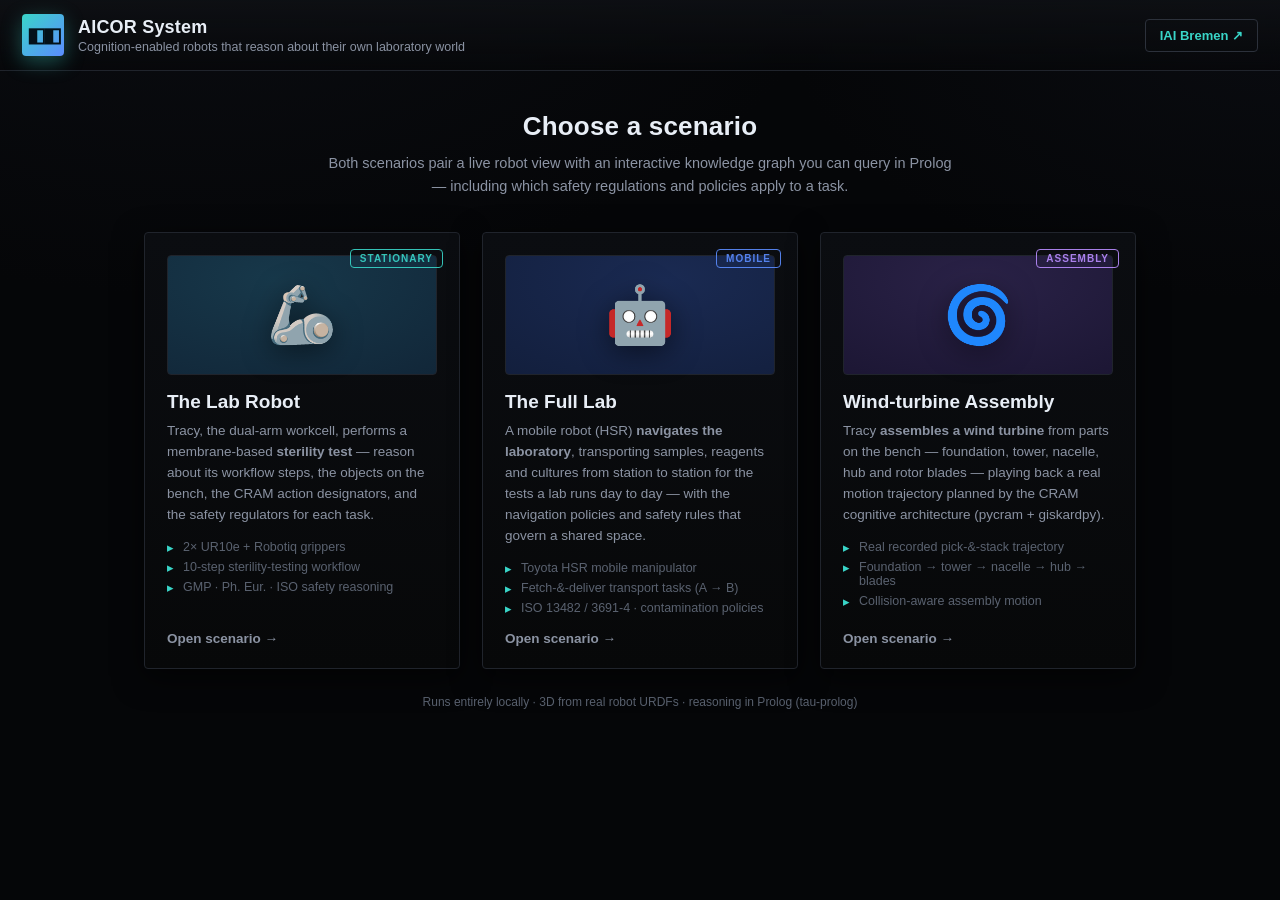
<file: html-showcase/index.html>
<!doctype html>
<html lang="en">
<head>
<meta charset="utf-8" />
<meta name="viewport" content="width=device-width, initial-scale=1" />
<title>AICOR System</title>
<link rel="stylesheet" href="static/app.css" />
</head>
<body class="dash">
<header class="topbar">
  <div class="brand">
    <div class="logo">◧◧</div>
    <div class="brand-text">
      <h1>AICOR System</h1>
      <p>Cognition-enabled robots that reason about their own laboratory world</p>
    </div>
  </div>
  <div class="topbar-actions">
    <a class="ext" href="https://vib.ai.uni-bremen.de/page/comingsoon/the-tracebot-laboratory/" target="_blank" rel="noopener">IAI Bremen ↗</a>
  </div>
</header>

<main class="dashboard">
  <div class="dash-intro">
    <h2>Choose a scenario</h2>
    <p>Both scenarios pair a live robot view with an interactive knowledge graph you can
       query in Prolog — including which safety regulations and policies apply to a task.</p>
  </div>

  <div class="cards">
    <a class="card" href="lab-robot.html">
      <div class="card-badge" style="--c:#39d5c8">STATIONARY</div>
      <div class="card-art art-tracy">
        <span class="art-emoji">🦾</span>
      </div>
      <h3>The Lab Robot</h3>
      <p>Tracy, the dual-arm workcell, performs a membrane-based <b>sterility test</b> —
         reason about its workflow steps, the objects on the bench, the CRAM action
         designators, and the safety regulators for each task.</p>
      <ul class="card-facts">
        <li>2× UR10e + Robotiq grippers</li>
        <li>10-step sterility-testing workflow</li>
        <li>GMP · Ph. Eur. · ISO safety reasoning</li>
      </ul>
      <div class="card-go">Open scenario →</div>
    </a>

    <a class="card" href="full-lab.html">
      <div class="card-badge" style="--c:#5b8cff">MOBILE</div>
      <div class="card-art art-lab">
        <span class="art-emoji">🤖</span>
      </div>
      <h3>The Full Lab</h3>
      <p>A mobile robot (HSR) <b>navigates the laboratory</b>, transporting samples,
         reagents and cultures from station to station for the tests a lab runs day to
         day — with the navigation policies and safety rules that govern a shared space.</p>
      <ul class="card-facts">
        <li>Toyota HSR mobile manipulator</li>
        <li>Fetch-&amp;-deliver transport tasks (A → B)</li>
        <li>ISO 13482 / 3691-4 · contamination policies</li>
      </ul>
      <div class="card-go">Open scenario →</div>
    </a>

    <a class="card" href="wind-turbine.html">
      <div class="card-badge" style="--c:#b98cff">ASSEMBLY</div>
      <div class="card-art art-turbine">
        <span class="art-emoji">🌀</span>
      </div>
      <h3>Wind-turbine Assembly</h3>
      <p>Tracy <b>assembles a wind turbine</b> from parts on the bench — foundation,
         tower, nacelle, hub and rotor blades — playing back a real motion trajectory
         planned by the CRAM cognitive architecture (pycram + giskardpy).</p>
      <ul class="card-facts">
        <li>Real recorded pick-&amp;-stack trajectory</li>
        <li>Foundation → tower → nacelle → hub → blades</li>
        <li>Collision-aware assembly motion</li>
      </ul>
      <div class="card-go">Open scenario →</div>
    </a>
  </div>

  <p class="dash-foot">Runs entirely locally · 3D from real robot URDFs · reasoning in Prolog (tau-prolog)</p>
</main>
</body>
</html>
</file>
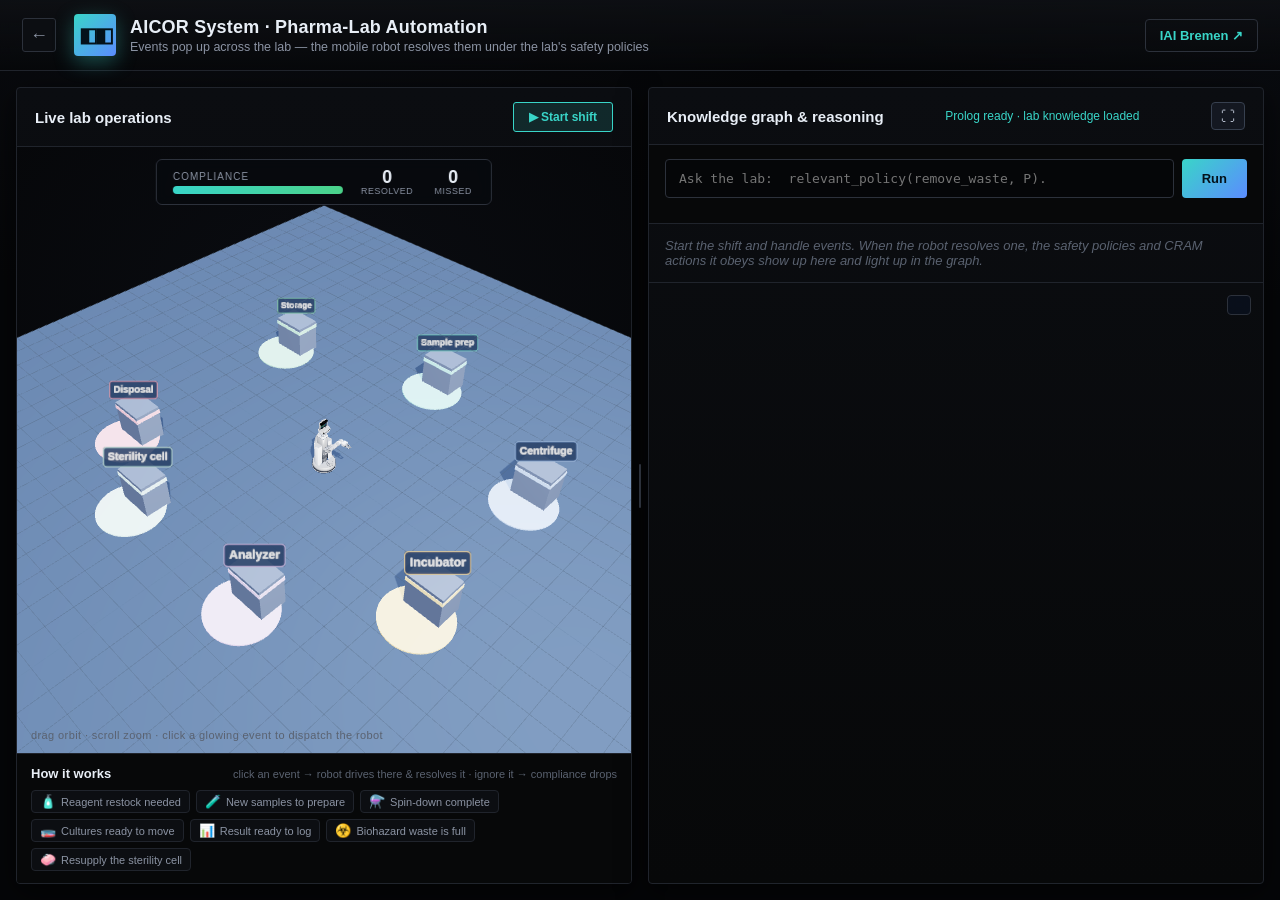
<file: html-showcase/full-lab.html>
<!doctype html>
<html lang="en">
<head>
<meta charset="utf-8" />
<meta name="viewport" content="width=device-width, initial-scale=1" />
<title>AICOR · Pharma-Lab Automation</title>
<link rel="stylesheet" href="static/app.css" />
</head>
<body>
<header class="topbar">
  <div class="brand">
    <a class="back" href="index.html" title="AICOR dashboard">←</a>
    <div class="logo">◧◧</div>
    <div class="brand-text">
      <h1>AICOR System · Pharma-Lab Automation</h1>
      <p>Events pop up across the lab — the mobile robot resolves them under the lab's safety policies</p>
    </div>
  </div>
  <div class="topbar-actions">
    <a class="ext" href="https://vib.ai.uni-bremen.de/page/comingsoon/the-tracebot-laboratory/" target="_blank" rel="noopener">IAI Bremen ↗</a>
  </div>
</header>

<main class="split">
  <section class="panel panel-left">
    <div class="panel-head">
      <h2>Live lab operations</h2>
      <button id="game-btn" class="play-btn">▶ Start shift</button>
    </div>

    <div class="stage">
      <div id="viewer"></div>
      <div id="viewer-status" class="viewer-status">Loading the lab…</div>

      <!-- game HUD -->
      <div id="hud" class="hud">
        <div class="hud-metric">
          <span class="hud-label">Compliance</span>
          <div class="meter"><div id="compliance-bar" class="meter-fill"></div></div>
        </div>
        <div class="hud-stat"><span id="hud-score">0</span><small>resolved</small></div>
        <div class="hud-stat"><span id="hud-missed">0</span><small>missed</small></div>
      </div>

      <!-- clickable event bubbles are positioned here over the 3D view -->
      <div id="events" class="events"></div>

      <div id="step-caption" class="step-caption hidden"></div>
      <div class="stage-hint">drag orbit · scroll zoom · click a glowing event to dispatch the robot</div>
    </div>

    <div class="workflow">
      <div class="workflow-head">
        <span>How it works</span>
        <small>click an event → robot drives there &amp; resolves it · ignore it → compliance drops</small>
      </div>
      <div id="game-legend" class="game-legend"><!-- filled by JS --></div>
    </div>
  </section>

  <section class="panel panel-right">
    <div class="panel-head">
      <h2>Knowledge graph &amp; reasoning</h2>
      <span id="kb-status" class="kb-status">booting Prolog…</span>
    </div>

    <div class="query-box">
      <div class="query-row">
        <input id="query-input" type="text" spellcheck="false"
               placeholder="Ask the lab:  relevant_policy(remove_waste, P)." />
        <button id="query-run">Run</button>
      </div>
      <div id="presets" class="presets"><!-- filled by JS --></div>
    </div>

    <div id="answer" class="answer">
      <div class="answer-empty">Start the shift and handle events. When the robot resolves one, the safety policies and CRAM actions it obeys show up here and light up in the graph.</div>
    </div>

    <div class="graph-wrap">
      <div id="graph"></div>
      <div class="legend" id="legend"></div>
    </div>
  </section>
</main>

<script src="vendor/three.min.js"></script>
<script src="vendor/STLLoader.js"></script>
<script src="vendor/ColladaLoader.js"></script>
<script src="vendor/OrbitControls.js"></script>
<script src="vendor/URDFLoader.js"></script>
<script src="vendor/vis-network.min.js"></script>
<script src="vendor/tau-prolog.js"></script>
<script src="vendor/tau-lists.js"></script>
<script src="static/kb_fulllab.js"></script>
<script src="static/designators.js"></script>
<script src="static/fulllab.js"></script>
<script src="static/graph.js"></script>
<script src="static/main_fulllab.js"></script>
<script src="static/split-resize.js"></script>
</body>
</html>
</file>
<file: html-showcase/static/app.css>
:root{
  --bg:#050608; --bg2:#0c0e12; --panel:#0b0d11; --panel2:#070809;
  --ink:#e8eef6; --muted:#8b93a3; --faint:#5a6270;
  --line:#20242c; --line2:#2c313b;
  --accent:#39d5c8; --accent2:#5b8cff; --warn:#ffb648; --danger:#ff6b8b;
  --obj:#5b8cff; --step:#39d5c8; --action:#b98cff; --reg:#ffb648; --robot:#ff7a9c;
  --radius:4px; --shadow:0 8px 30px rgba(0,0,0,.6);
  --font:"Inter",-apple-system,BlinkMacSystemFont,"Segoe UI",Roboto,sans-serif;
  --mono:"JetBrains Mono","SF Mono",ui-monospace,Menlo,monospace;
}
*{box-sizing:border-box}
html,body{height:100%}
body{
  margin:0;font-family:var(--font);color:var(--ink);
  background:
    radial-gradient(1200px 700px at 15% -10%, #0b0d12 0%, transparent 55%),
    radial-gradient(1000px 600px at 100% 0%, #0a0c11 0%, transparent 50%),
    var(--bg);
  display:flex;flex-direction:column;overflow:hidden;
}

/* ------------------------------------------------------------- top bar --- */
.topbar{
  display:flex;align-items:center;justify-content:space-between;
  padding:14px 22px;border-bottom:1px solid var(--line);
  background:linear-gradient(180deg,rgba(14,16,20,.9),rgba(6,7,9,.6));
  backdrop-filter:blur(6px);
}
.brand{display:flex;align-items:center;gap:14px}
.logo{
  width:42px;height:42px;border-radius:4px;display:grid;place-items:center;
  font-size:20px;letter-spacing:-3px;color:#04121a;font-weight:800;
  background:linear-gradient(135deg,var(--accent),var(--accent2));
  box-shadow:0 6px 20px rgba(57,213,200,.35);
}
.brand-text h1{margin:0;font-size:18px;font-weight:700;letter-spacing:.2px}
.brand-text p{margin:2px 0 0;font-size:12.5px;color:var(--muted)}
.topbar-actions .ext{
  color:var(--accent);text-decoration:none;font-size:13px;font-weight:600;
  padding:8px 14px;border:1px solid var(--line2);border-radius:4px;
  transition:.15s;
}
.topbar-actions .ext:hover{background:var(--panel);border-color:var(--accent)}

/* --------------------------------------------------------------- split --- */
.split{flex:1;display:grid;grid-template-columns:1fr 1fr;gap:16px;padding:16px;min-height:0}
.panel{
  background:linear-gradient(180deg,var(--panel),var(--panel2));
  border:1px solid var(--line);border-radius:var(--radius);
  display:flex;flex-direction:column;min-height:0;box-shadow:var(--shadow);overflow:hidden;
}
.panel-head{
  display:flex;align-items:center;justify-content:space-between;
  padding:14px 18px;border-bottom:1px solid var(--line);
}
.panel-head h2{margin:0;font-size:15px;font-weight:700}

/* view toggle */
.view-toggle{display:flex;background:#141821;border:1px solid #37404f;border-radius:4px;overflow:hidden}
.view-toggle button{
  background:transparent;border:0;color:#c8d1e0;font:inherit;font-size:12.5px;font-weight:600;
  padding:7px 14px;cursor:pointer;transition:.15s
}
.view-toggle button:hover{background:#1c222d;color:#fff}
.view-toggle button.active{background:linear-gradient(135deg,var(--accent),var(--accent2));color:#04121a;font-weight:700}

/* ----------------------------------------------------------- 3d stage --- */
.stage{position:relative;flex:1;min-height:0;background:
  radial-gradient(700px 500px at 50% 25%, #0a0c11 0%, #050608 70%);}
/* blurred real-lab backdrop (the robot is composited on top, "sandbox" style) */
.stage-bg{position:absolute;inset:0;z-index:0;
  background:url('img/tracy_robot.jpg') center/cover no-repeat;
  filter:blur(16px) brightness(.62) saturate(1.05);
  transform:scale(1.12);            /* overscan so blurred edges stay off-screen */
}
.stage-bg:after{content:"";position:absolute;inset:0;
  background:radial-gradient(60% 60% at 50% 45%, rgba(5,10,20,0) 0%, rgba(5,10,20,.45) 100%)}
#viewer{position:absolute;inset:0;z-index:1}
#viewer canvas{display:block;width:100%;height:100%}
#photo{position:absolute;inset:0;width:100%;height:100%;object-fit:cover;z-index:5}
.hidden{display:none!important}
.viewer-status{
  position:absolute;left:50%;top:50%;transform:translate(-50%,-50%);
  color:var(--muted);font-size:13px;letter-spacing:.3px;
  padding:10px 16px;border:1px solid var(--line2);border-radius:4px;background:rgba(10,17,32,.6)
}
.stage-hint{position:absolute;left:14px;bottom:12px;z-index:4;font-size:11px;color:var(--faint);letter-spacing:.4px}
.layers-panel{
  position:absolute;left:14px;top:14px;z-index:3;min-width:180px;
  background:rgba(12,20,34,.72);border:1px solid var(--line2);border-radius:4px;
  padding:12px 13px;backdrop-filter:blur(7px);box-shadow:0 8px 26px rgba(0,0,0,.4)
}
.lp-title{font-size:11px;font-weight:800;letter-spacing:1.2px;text-transform:uppercase;color:var(--muted);margin-bottom:9px}
.lp-row{display:flex;align-items:center;gap:9px;font-size:12.5px;color:var(--ink);padding:4px 0;cursor:pointer}
.lp-row input{accent-color:var(--accent);width:14px;height:14px;cursor:pointer}
.lp-legend{margin-top:10px;padding-top:9px;border-top:1px solid var(--line);display:flex;flex-direction:column;gap:5px}
.lp-legend .li{display:flex;align-items:center;gap:8px;font-size:11px;color:var(--muted)}
.lp-legend .dot{width:10px;height:10px;border-radius:50%}

.step-caption{
  position:absolute;left:50%;bottom:14px;transform:translateX(-50%);z-index:4;
  max-width:82%;text-align:center;font-size:13px;line-height:1.4;color:var(--ink);
  padding:9px 16px;border-radius:4px;border:1px solid var(--line2);
  background:rgba(10,17,32,.78);backdrop-filter:blur(6px);
  box-shadow:0 8px 24px rgba(0,0,0,.4)
}
.step-caption b{color:var(--accent)}

.play-btn{
  background:rgba(57,213,200,.14);border:1px solid var(--accent);color:var(--accent);
  font:inherit;font-size:12px;font-weight:700;padding:7px 15px;border-radius:3px;cursor:pointer;transition:.15s
}
.play-btn:hover{background:rgba(57,213,200,.24)}
.play-btn.playing{background:linear-gradient(135deg,var(--accent),var(--accent2));color:#04121a;border-color:transparent}
.wf-btns{display:flex;gap:7px}
.play-btn.cram{color:#c9b3ff;border-color:var(--action);background:rgba(185,140,255,.16)}
.play-btn.cram:hover{background:rgba(185,140,255,.26)}
.play-btn.cram.playing{background:linear-gradient(135deg,var(--action),#8f6bff);color:#0b0518;border-color:transparent}

/* ---------------------------------------------------------- workflow --- */
.workflow{border-top:1px solid var(--line);padding:12px 14px;background:var(--panel2)}
.workflow-head{display:flex;align-items:baseline;justify-content:space-between;margin-bottom:9px}
.workflow-head span{font-size:13px;font-weight:600;color:var(--ink)}
.workflow-head small{font-size:11px;color:var(--faint)}
.workflow-head em{font-style:normal;color:var(--action);font-size:11px;font-weight:600}
.workflow-strip{display:flex;gap:7px;overflow-x:auto;padding-bottom:4px}
.wstep{
  flex:0 0 auto;display:flex;align-items:center;gap:8px;cursor:pointer;
  padding:8px 12px;border-radius:4px;border:1px solid var(--line2);
  background:var(--bg2);transition:.15s;white-space:nowrap;
}
.wstep:hover{border-color:var(--step);transform:translateY(-1px)}
.wstep.active{background:linear-gradient(135deg,rgba(57,213,200,.22),rgba(91,140,255,.18));border-color:var(--step)}
.wstep .num{
  width:20px;height:20px;border-radius:50%;display:grid;place-items:center;
  font-size:11px;font-weight:700;color:#04121a;background:var(--step)
}
.wstep .txt{font-size:12.5px;color:var(--ink)}

/* --------------------------------------------------------- query box --- */
.kb-status{font-size:12px;color:var(--faint)}
.kb-status.ready{color:var(--accent)}
.query-box{padding:14px 16px;border-bottom:1px solid var(--line);background:var(--panel2)}
.query-row{display:flex;gap:8px}
#query-input{
  flex:1;background:var(--bg);border:1px solid var(--line2);border-radius:4px;
  color:var(--ink);font-family:var(--mono);font-size:13px;padding:11px 13px;outline:none
}
#query-input:focus{border-color:var(--accent)}
#query-run{
  background:linear-gradient(135deg,var(--accent),var(--accent2));border:0;color:#04121a;
  font-weight:700;font-size:13px;padding:0 20px;border-radius:4px;cursor:pointer
}
#query-run:active{transform:translateY(1px)}
.presets{display:flex;flex-wrap:wrap;gap:7px;margin-top:11px}
.preset{
  font-size:12px;color:var(--muted);background:var(--bg2);border:1px solid var(--line2);
  padding:6px 11px;border-radius:4px;cursor:pointer;transition:.15s
}
.preset:hover{border-color:var(--accent);color:var(--ink)}

/* ---------------------------------------------------------- answer --- */
.answer{padding:14px 16px;max-height:34%;overflow:auto;border-bottom:1px solid var(--line)}
.answer-empty{color:var(--faint);font-size:13px;font-style:italic}
.answer .goal{font-family:var(--mono);font-size:12px;color:var(--accent);margin-bottom:8px;word-break:break-all}
.answer .headline{font-size:13.5px;color:var(--ink);margin:0 0 10px;line-height:1.5}
.answer .headline b{color:var(--accent)}
.ansrow{
  display:flex;align-items:flex-start;gap:10px;padding:8px 10px;border-radius:3px;
  background:var(--bg2);border:1px solid var(--line);margin-bottom:6px
}
.ansrow .tag{
  flex:0 0 auto;font-size:10.5px;font-weight:700;text-transform:uppercase;letter-spacing:.5px;
  padding:3px 8px;border-radius:3px;color:#04121a
}
.ansrow .body{font-size:12.5px;line-height:1.45}
.ansrow .body .name{font-weight:600;color:var(--ink)}
.ansrow .body .sub{color:var(--muted);display:block;margin-top:2px}
.ansrow .body code{font-family:var(--mono);font-size:11.5px;color:var(--accent2);background:rgba(91,140,255,.1);padding:1px 5px;border-radius:5px}
.nores{color:var(--warn);font-size:13px}
.qerr{color:var(--danger);font-family:var(--mono);font-size:12px;white-space:pre-wrap}

/* ----------------------------------------------------------- graph --- */
.graph-wrap{position:relative;flex:1;min-height:0}
#graph{position:absolute;inset:0}
.legend{
  position:absolute;right:12px;top:12px;display:flex;flex-direction:column;gap:5px;
  background:rgba(10,17,32,.72);border:1px solid var(--line2);border-radius:4px;padding:9px 11px;
  backdrop-filter:blur(4px)
}
.legend .li{display:flex;align-items:center;gap:8px;font-size:11px;color:var(--muted)}
.legend .dot{width:11px;height:11px;border-radius:50%}

/* ----------------------------------------------------- back button --- */
.brand .back{
  display:grid;place-items:center;width:34px;height:34px;border-radius:3px;
  color:var(--muted);text-decoration:none;font-size:18px;border:1px solid var(--line2);
  background:var(--bg2);transition:.15s;margin-right:4px
}
.brand .back:hover{color:var(--accent);border-color:var(--accent)}

/* ------------------------------------------------------- dashboard --- */
body.dash{overflow:auto}
.dashboard{max-width:1040px;margin:0 auto;padding:40px 24px 30px;width:100%}
.dash-intro{text-align:center;margin-bottom:34px}
.dash-intro h2{margin:0 0 10px;font-size:26px;font-weight:750;letter-spacing:.2px}
.dash-intro p{margin:0 auto;max-width:640px;color:var(--muted);font-size:14.5px;line-height:1.6}
.cards{display:grid;grid-template-columns:repeat(auto-fit,minmax(290px,1fr));gap:22px}
.card{
  position:relative;display:flex;flex-direction:column;text-decoration:none;color:var(--ink);
  background:linear-gradient(180deg,var(--panel),var(--panel2));
  border:1px solid var(--line);border-radius:4px;padding:22px;overflow:hidden;
  box-shadow:var(--shadow);transition:.18s
}
.card:hover{transform:translateY(-4px);border-color:var(--line2)}
.card:hover .card-go{color:var(--accent)}
.card-badge{
  position:absolute;top:16px;right:16px;font-size:10px;font-weight:800;letter-spacing:1px;
  color:var(--c);border:1px solid var(--c);border-radius:4px;padding:3px 9px;opacity:.9
}
.card-art{
  height:120px;border-radius:4px;margin-bottom:16px;display:grid;place-items:center;
  border:1px solid var(--line)
}
.art-tracy{background:radial-gradient(400px 200px at 40% 20%,#17384a,#0e1c2e)}
.art-lab{background:radial-gradient(400px 200px at 60% 20%,#1a2a52,#0e1830)}
.art-turbine{background:radial-gradient(400px 200px at 50% 20%,#2a2247,#120e26)}
.art-emoji{font-size:56px;filter:drop-shadow(0 6px 14px rgba(0,0,0,.5))}
.card h3{margin:0 0 8px;font-size:19px;font-weight:700}
.card>p{margin:0 0 14px;color:var(--muted);font-size:13.5px;line-height:1.55}
.card-facts{list-style:none;margin:0 0 16px;padding:0;display:flex;flex-direction:column;gap:6px}
.card-facts li{font-size:12.5px;color:var(--faint);padding-left:16px;position:relative}
.card-facts li:before{content:"▸";position:absolute;left:0;color:var(--accent)}
.card-go{margin-top:auto;font-size:13.5px;font-weight:700;color:var(--muted);transition:.15s}
.dash-foot{text-align:center;color:var(--faint);font-size:12px;margin-top:26px}

/* -------------------------------------------- LISP designator block --- */
.designator{
  margin:6px 0 2px;background:#0a1526;border:1px solid var(--line2);border-radius:3px;
  padding:11px 13px;overflow-x:auto
}
.designator pre{margin:0;font-family:var(--mono);font-size:12px;line-height:1.5;color:#c7d4ec;white-space:pre}
.designator .d-kw{color:var(--warn)}
.designator .d-head{color:var(--accent)}
.desig-file{font-family:var(--mono);font-size:11px;color:var(--faint);margin-top:5px}

/* ------------------------------------------- cross-highlight states --- */
.wstep.related{border-color:var(--reg);box-shadow:0 0 0 1px var(--reg) inset}
.wstep.related .num{background:var(--reg)}

/* ------------------------------------------------- resizable split --- */
.split-divider{
  width:8px;cursor:col-resize;position:relative;z-index:6;
  border-radius:4px;transition:background .15s;align-self:stretch;
}
.split-divider:hover,.split-divider.dragging{background:rgba(94,197,255,.28)}
.split-divider:after{content:"";position:absolute;left:3px;top:50%;
  width:2px;height:44px;transform:translateY(-50%);
  background:var(--line2);border-radius:2px}
.split-divider:hover:after,.split-divider.dragging:after{background:var(--accent)}
.split-divider.dragging{user-select:none}

.kg-max-btn{
  background:#141821;border:1px solid #37404f;border-radius:4px;color:#c8d1e0;
  font:inherit;font-size:14px;line-height:1;padding:6px 9px;cursor:pointer;
  margin-left:10px;transition:.15s;
}
.kg-max-btn:hover{background:#1c222d;color:#fff;border-color:var(--accent)}
.split.kg-maximized{grid-template-columns:1fr}
.split.kg-maximized .panel-left,
.split.kg-maximized .split-divider{display:none}

/* ------------------------------------------------------- responsive --- */
@media (max-width:900px){
  body{overflow:auto}
  .split{grid-template-columns:1fr !important}
  .split-divider,.kg-max-btn{display:none}
  .stage{min-height:340px}
  .graph-wrap{min-height:360px}
  .cards{grid-template-columns:1fr}
}

/* ===================== Pharma-lab tycoon (full-lab) ===================== */
.hud{position:absolute;top:12px;left:50%;transform:translateX(-50%);z-index:5;
  display:flex;align-items:center;gap:18px;background:rgba(8,10,14,.72);
  border:1px solid #2c313b;border-radius:6px;padding:8px 16px;backdrop-filter:blur(6px)}
.hud-metric{display:flex;flex-direction:column;gap:4px}
.hud-label{font-size:10px;letter-spacing:1px;text-transform:uppercase;color:#8b93a3}
.meter{width:170px;height:8px;background:#1c222d;border-radius:4px;overflow:hidden}
.meter-fill{height:100%;width:100%;background:linear-gradient(90deg,#39d5c8,#4bd38a);transition:width .3s,background .3s}
.hud-stat{display:flex;flex-direction:column;align-items:center;color:#e8eef6;min-width:44px}
.hud-stat span{font-size:18px;font-weight:800;line-height:1}
.hud-stat small{font-size:9px;text-transform:uppercase;letter-spacing:.5px;color:#8b93a3}

.events{position:absolute;inset:0;z-index:4;pointer-events:none;overflow:hidden}
.ev{position:absolute;width:52px;height:52px;transform:translate(-50%,-50%);
  pointer-events:auto;cursor:pointer;transition:transform .12s;animation:ev-in .25s ease-out}
.ev:hover{transform:translate(-50%,-50%) scale(1.1)}
.ev-ring{position:absolute;inset:0;border-radius:50%;
  background:conic-gradient(#39d5c8 360deg, rgba(255,255,255,.12) 0)}
.ev-icon{position:absolute;inset:4px;border-radius:50%;background:#0b0d11;border:1px solid #2c313b;
  display:grid;place-items:center;font-size:22px;box-shadow:0 4px 14px rgba(0,0,0,.5)}
.ev.waiting .ev-icon,.ev .ev-icon{animation:ev-pulse 1.1s ease-in-out infinite}
.ev.queued .ev-icon{border-color:var(--warn);animation:none}
.ev.serving .ev-icon{border-color:var(--accent);animation:none}
@keyframes ev-in{from{opacity:0;transform:translate(-50%,-50%) scale(.4)}to{opacity:1;transform:translate(-50%,-50%) scale(1)}}
@keyframes ev-pulse{0%,100%{box-shadow:0 0 0 0 rgba(57,213,200,.0)}50%{box-shadow:0 0 0 6px rgba(57,213,200,.12)}}

.stage.flash-fail::after{content:"";position:absolute;inset:0;z-index:6;pointer-events:none;
  background:rgba(255,59,92,.25);box-shadow:inset 0 0 0 3px #ff3b5c}

.game-legend{display:flex;flex-wrap:wrap;gap:6px}
.gl-item{display:flex;align-items:center;gap:5px;font-size:11px;color:var(--muted);
  background:var(--bg2);border:1px solid var(--line);border-radius:4px;padding:3px 8px}
.gl-ic{font-size:13px}

.ev-head{font-size:13.5px;font-weight:700;margin-bottom:6px}
.ev-head.ok{color:#4bd38a}
.ev-head.bad{color:#ff6b8b}
.why-box{font-size:12.5px;line-height:1.5;color:#cdd6e6;background:rgba(57,213,200,.08);
  border-left:3px solid var(--accent);border-radius:3px;padding:8px 11px;margin:2px 0 10px}
.why-box b{color:var(--accent)}
</file>
